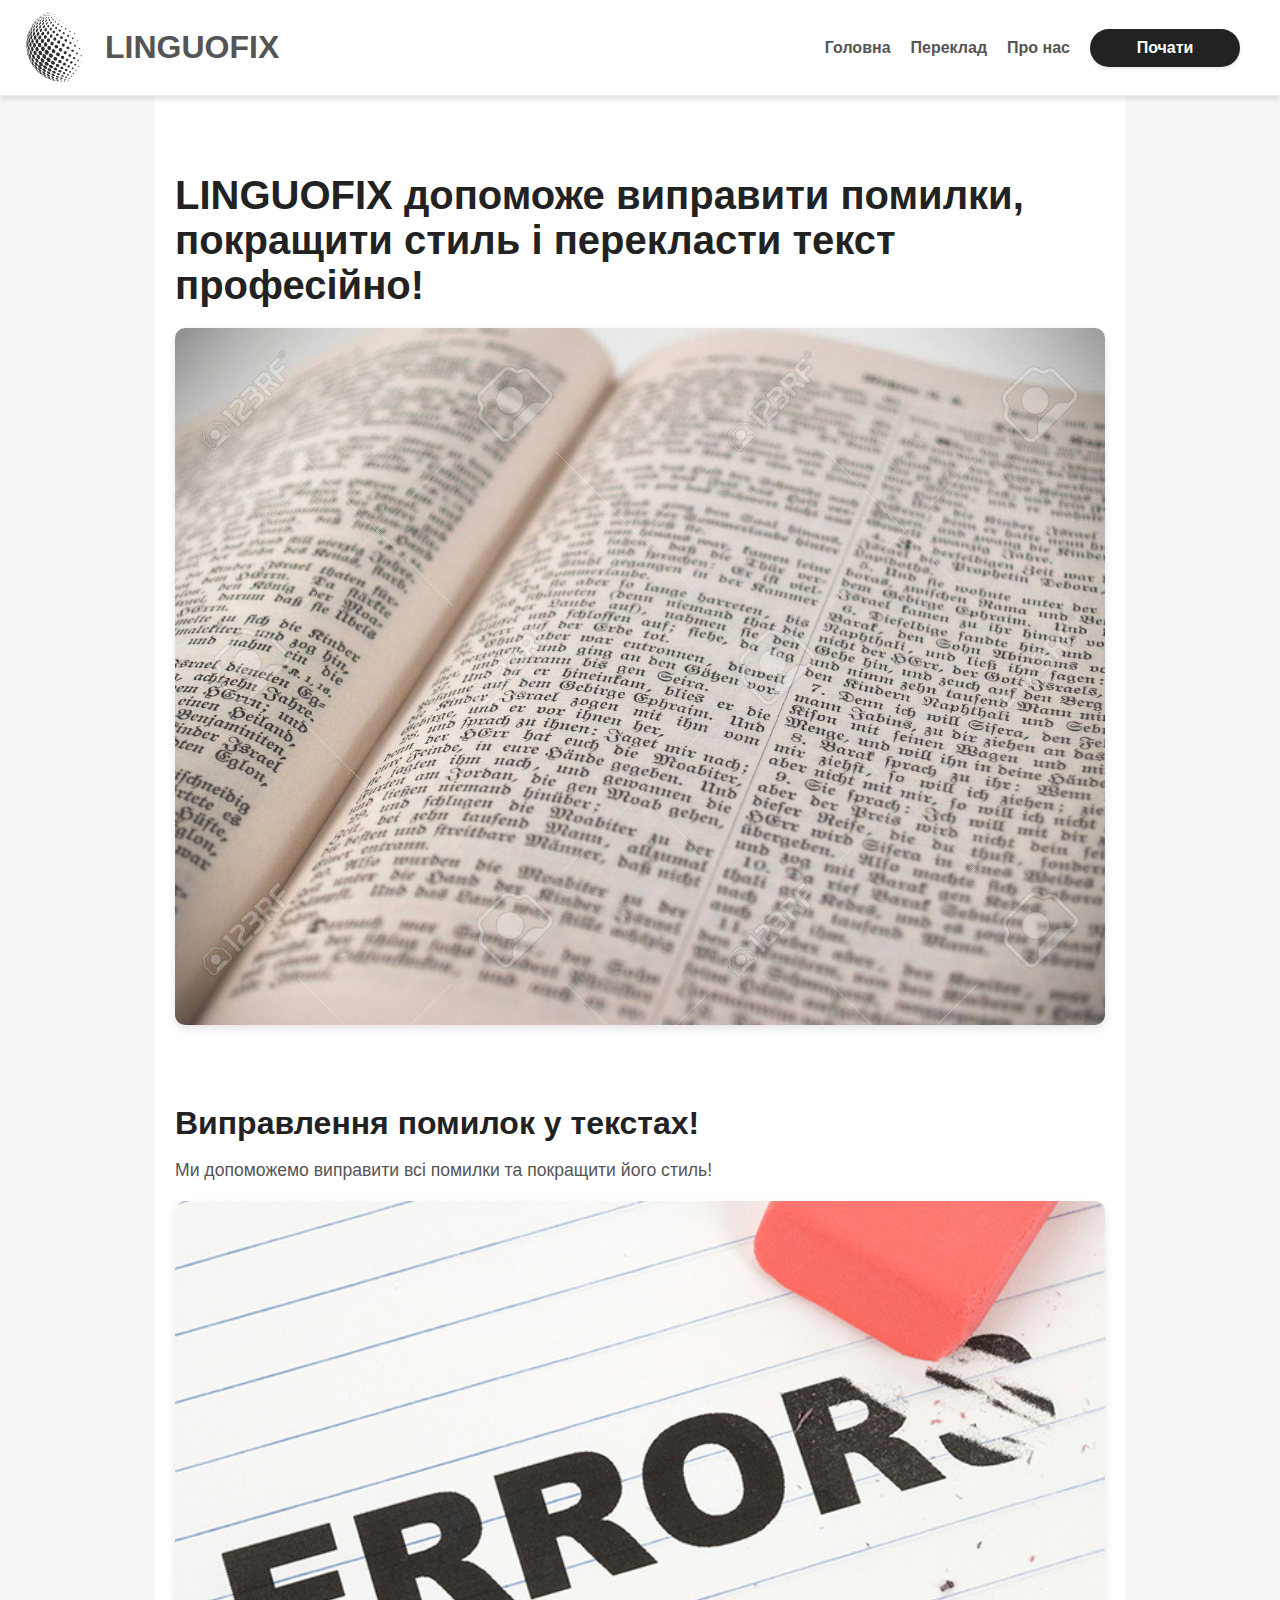
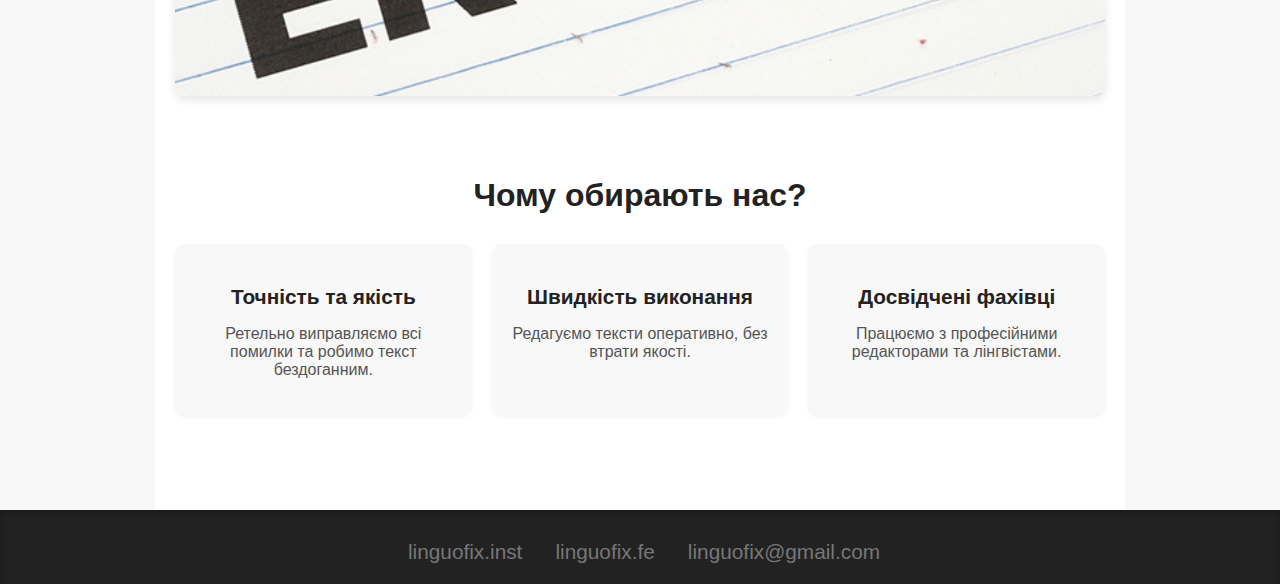
<file: static/index.html>
<!DOCTYPE html>
<html lang="en">
<head>
    <meta charset="UTF-8">
    <meta name="viewport" content="width=device-width, initial-scale=1.0">
    <title>LINGUOFIX</title> <link rel="stylesheet" href="css/style.css">
    <link rel="stylesheet" href="https://cdnjs.cloudflare.com/ajax/libs/font-awesome/6.5.2/css/all.min.css" integrity="sha512-SnH5WK+bZxgPHs44uWIX+LLJAJ9/2PkPKZ5QiAj6Ta86w+fsb2TkcmfRyVX3pBnMFcV7oQPJkl9QevSCWr3W6A==" crossorigin="anonymous" referrerpolicy="no-referrer" />
</head>
<body>
    <header>
        <nav>
            <a href="index.html" class="logo-link" aria-label="На головну LINGUOFIX">
            <div class="logo">
                <img src="img/logo.png" alt="LINGUOFIX Logo"> LINGUOFIX
            </div>
        </a>
            <ul>
                <li><a href="index.html">Головна</a></li>
                <li><a href="translate.html">Переклад</a></li>
                <li><a href="about.html">Про нас</a></li>
                <li><a href="correction.html">Почати</a></li>
            </ul>
        </nav>
    </header>

    <main>
        <section id="hero">
            <div class="hero-content">
                <h1>LINGUOFIX допоможе виправити помилки, покращити стиль і перекласти текст професійно!</h1>
                <img src="img/image2.jpg" alt="Зображення тексту в книзі">
            </div>
        </section>

        <section id="correction-section">
            <div class="correction-content">
                <h2>Виправлення помилок у текстах!</h2>
                <p>Ми допоможемо виправити всі помилки та покращити його стиль!</p>
                <div class="errors-image">
                    <img src="img/errors.jpg" alt="errors">
                </div>
            </div>
        </section>

        <section id="features">
            <div class="features-container">
                <h2>Чому обирають нас?</h2>
                <div class="features-content">
                    <div class="feature">
                        <h3>Точність та якість</h3>
                        <p>Ретельно виправляємо всі помилки та робимо текст бездоганним.</p>
                    </div>
                    <div class="feature">
                        <h3>Швидкість виконання</h3>
                        <p>Редагуємо тексти оперативно, без втрати якості.</p>
                    </div>
                    <div class="feature">
                        <h3>Досвідчені фахівці</h3>
                        <p>Працюємо з професійними редакторами та лінгвістами.</p>
                    </div>
                </div>
            </div>
        </section>
    </main>

    <footer>
    <div class="social">
        <a href="https://www.instagram.com/linguofix/" target="_blank" rel="noopener noreferrer" aria-label="Instagram">
            <i class="fa-brands fa-instagram"></i>
            <span>linguofix.inst</span> </a>
        <a href="https://www.facebook.com/linguofix/" target="_blank" rel="noopener noreferrer" aria-label="Facebook">
            <i class="fa-brands fa-facebook"></i>
            <span>linguofix.fe</span> </a>
        <a href="mailto:linguofix@gmail.com" aria-label="Email">
            <i class="fa-solid fa-envelope"></i>
            <span>linguofix@gmail.com</span> </a>
    </div>
</footer>
</body>

</html>
</file>
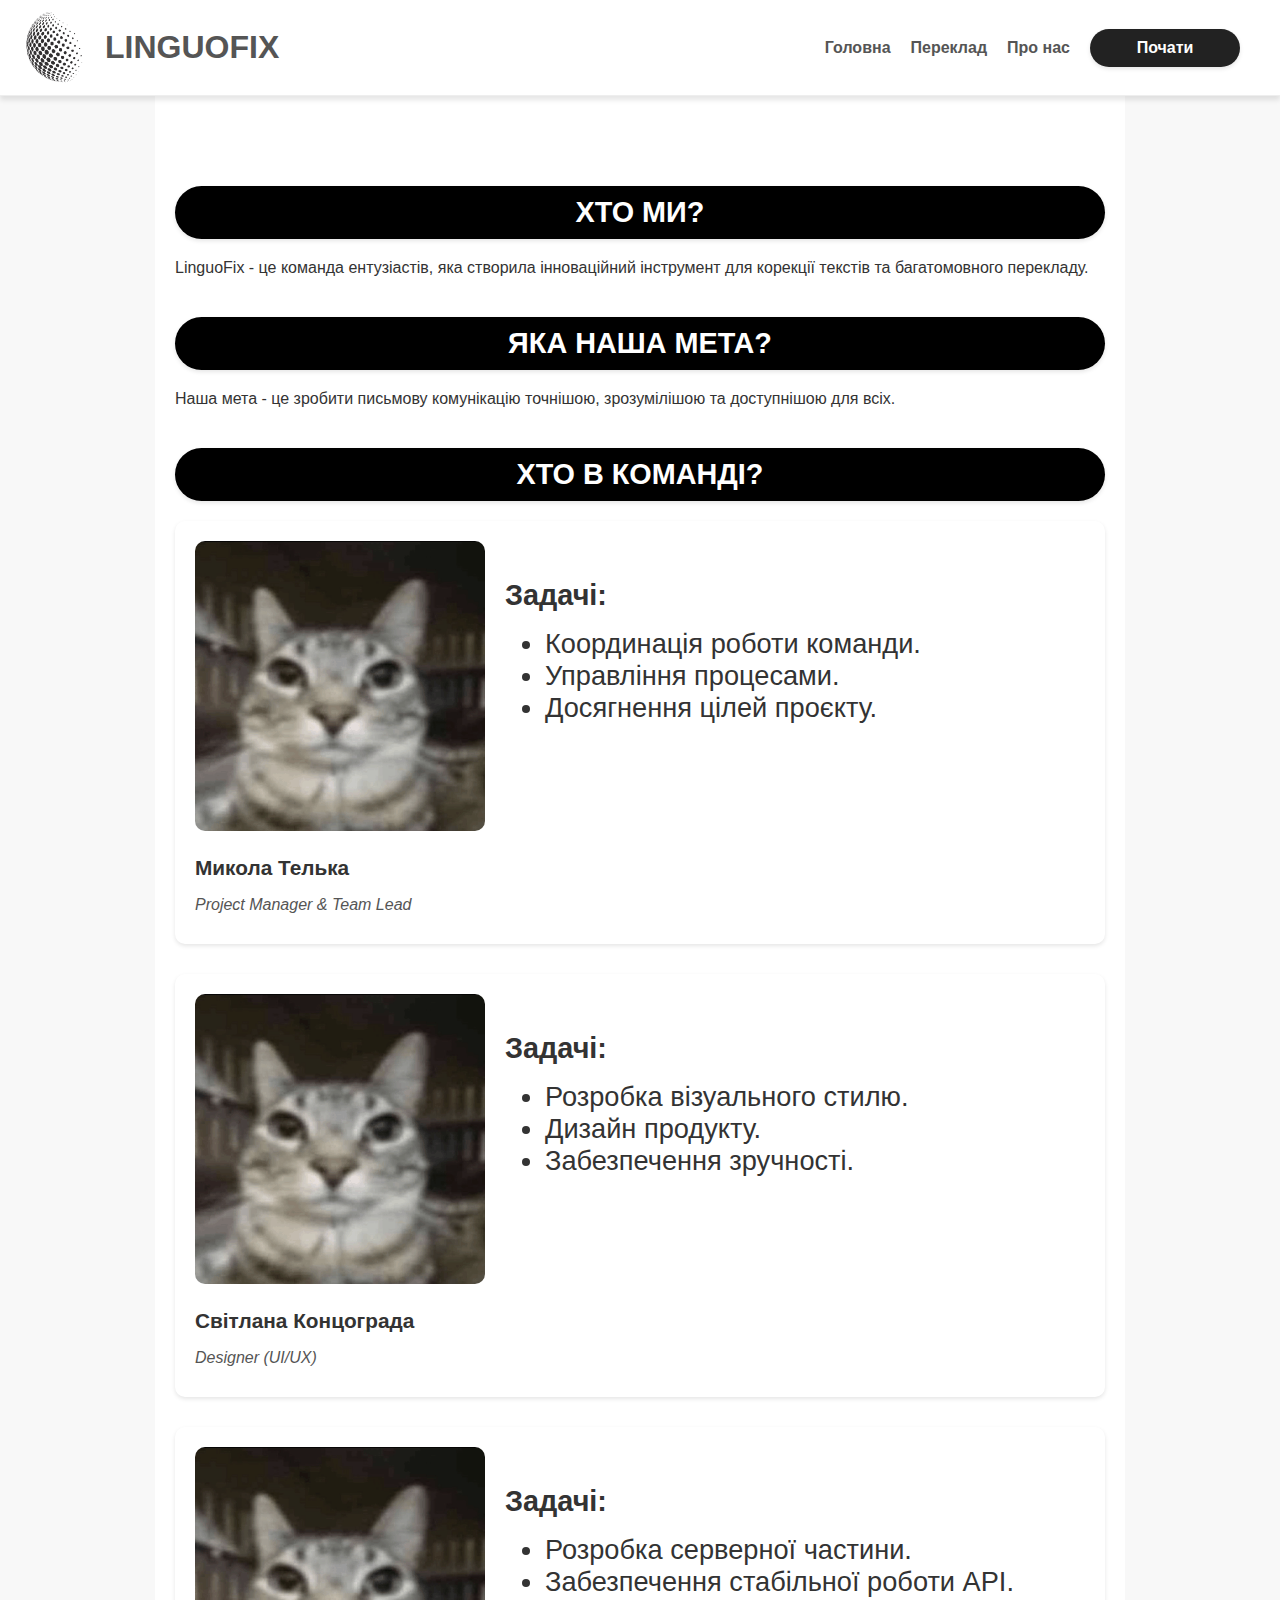
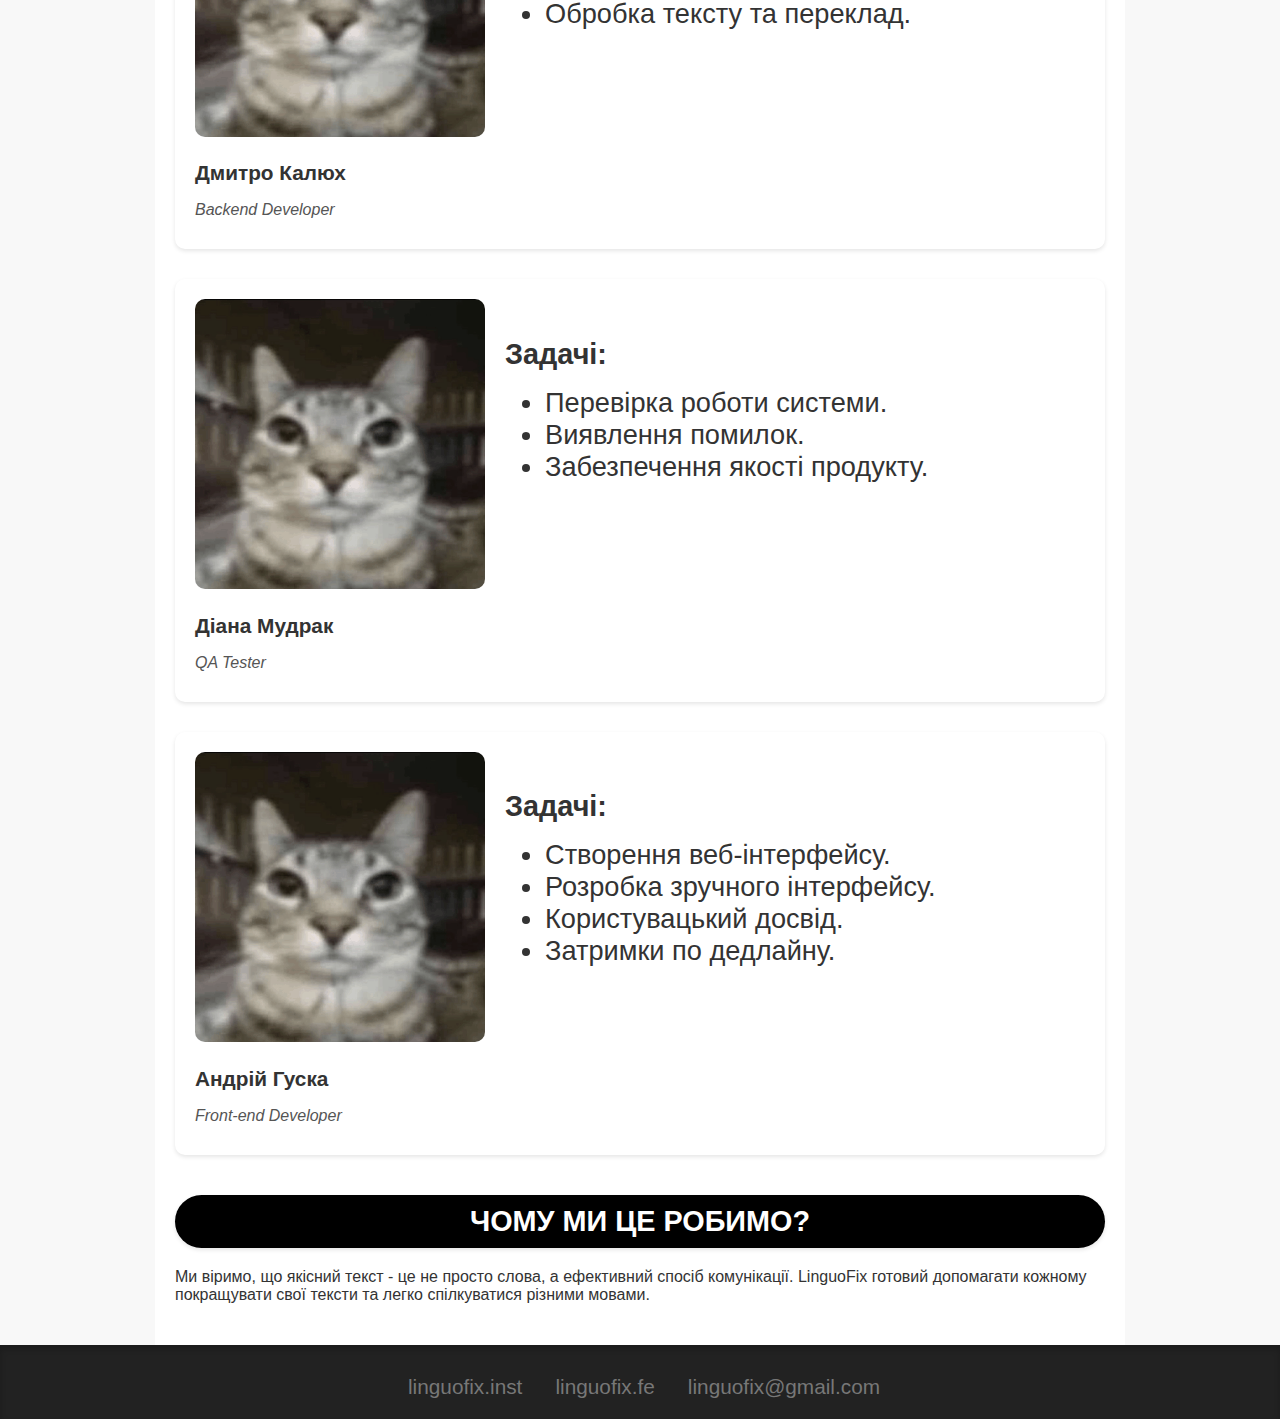
<file: static/about.html>
<!DOCTYPE html>
<html lang="en">
<head>
    <meta charset="UTF-8">
    <meta name="viewport" content="width=device-width, initial-scale=1.0">
    <title>LINGUOFIX</title> <link rel="stylesheet" href="css/style.css">
    <link rel="stylesheet" href="https://cdnjs.cloudflare.com/ajax/libs/font-awesome/6.5.2/css/all.min.css" integrity="sha512-SnH5WK+bZxgPHs44uWIX+LLJAJ9/2PkPKZ5QiAj6Ta86w+fsb2TkcmfRyVX3pBnMFcV7oQPJkl9QevSCWr3W6A==" crossorigin="anonymous" referrerpolicy="no-referrer" />
</head>
<body>
    <header>
        <nav>
            <a href="index.html" class="logo-link" aria-label="На головну LINGUOFIX">
            <div class="logo">
                <img src="img/logo.png" alt="LINGUOFIX Logo"> LINGUOFIX
            </div>
        </a>
            <ul>
                <li><a href="index.html">Головна</a></li>
                <li><a href="translate.html">Переклад</a></li>
                <li><a href="about.html">Про нас</a></li>
                <li><a href="correction.html">Почати</a></li>
            </ul>
        </nav>
    </header>

    <main>
        <section id="about-us">
            <div class="about-container">
                <div class="section-header">
                    <h1>ХТО МИ?</h1>
                </div>
                <p>LinguoFix - це команда ентузіастів, яка створила інноваційний інструмент для корекції текстів та багатомовного перекладу.</p>

                <div class="section-header">
                    <h2>ЯКА НАША МЕТА?</h2>
                </div>
                <p>Наша мета - це зробити письмову комунікацію точнішою, зрозумілішою та доступнішою для всіх.</p>

                <div class="section-header">
                    <h2>ХТО В КОМАНДІ?</h2>
                </div>

                <div class="team-members">
                    <div class="team-member">
                        <div class="member-photo">
                            <img src="img/cat_placeholder.jpg" alt="Микола Телька">
                            <h3 class="member-name">Микола Телька</h3>
						<p class="position">Project Manager & Team Lead</p>  </div>
					<div class="member-info">
						<h4>Задачі:</h4>
						<ul>
							<li>Координація роботи команди.</li>
							<li>Управління процесами.</li>
							<li>Досягнення цілей проєкту.</li>
						</ul>
					</div>
				</div>

                    <div class="team-member">
                        <div class="member-photo">
                            <img src="img/cat_placeholder.jpg" alt="Світлана Концограда">
                            <h3 class="member-name">Світлана Концограда</h3>
                        <p class="position">Designer (UI/UX)</p>  </div>
					<div class="member-info">
						<h4>Задачі:</h4>
						<ul>
							<li>Розробка візуального стилю.</li>
                                <li>Дизайн продукту.</li>
                                <li>Забезпечення зручності.</li>
						</ul>
					</div>
				</div>

                    <div class="team-member">
                        <div class="member-photo">
                            <img src="img/cat_placeholder.jpg" alt="Дмитро Калюх">
                            <h3 class="member-name">Дмитро Калюх</h3>
                        <p class="position">Backend Developer</p>  </div>
					<div class="member-info">
						<h4>Задачі:</h4>
						<ul>
							<li>Розробка серверної частини.</li>
                                <li>Забезпечення стабільної роботи API.</li>
                                <li>Обробка тексту та переклад.</li>
						</ul>
					</div>
				</div>

                    <div class="team-member">
                        <div class="member-photo">
                            <img src="img/cat_placeholder.jpg" alt="Діана Мудрак">
                            <h3 class="member-name">Діана Мудрак</h3>
                        <p class="position">QA Tester</p>  </div>
					<div class="member-info">
						<h4>Задачі:</h4>
						<ul>
							<li>Перевірка роботи системи.</li>
                                <li>Виявлення помилок.</li>
                                <li>Забезпечення якості продукту.</li>
						</ul>
					</div>
				</div>

                    <div class="team-member">
                        <div class="member-photo">
                            <img src="img/cat_placeholder.jpg" alt="Андрій Гуска">
                            <h3 class="member-name">Андрій Гуска</h3>
                        <p class="position">Front-end Developer</p>  </div>
					<div class="member-info">
						<h4>Задачі:</h4>
						<ul>
							<li>Створення веб-інтерфейсу.</li>
                                <li>Розробка зручного інтерфейсу.</li>
                                <li>Користувацький досвід.</li>
								<li>Затримки по дедлайну.</li>
						</ul>
					</div>
				</div>
                </div>

                <div class="section-header">
                    <h2>ЧОМУ МИ ЦЕ РОБИМО?</h2>
                </div>
                <p>Ми віримо, що якісний текст - це не просто слова, а ефективний спосіб комунікації. LinguoFix готовий допомагати кожному покращувати свої тексти та легко спілкуватися різними мовами.</p>
            </div>
        </section>
    </main>

    <footer>
    <div class="social">
        <a href="https://www.instagram.com/linguofix/" target="_blank" rel="noopener noreferrer" aria-label="Instagram">
            <i class="fa-brands fa-instagram"></i>
            <span>linguofix.inst</span> </a>
        <a href="https://www.facebook.com/linguofix/" target="_blank" rel="noopener noreferrer" aria-label="Facebook">
            <i class="fa-brands fa-facebook"></i>
            <span>linguofix.fe</span> </a>
        <a href="mailto:linguofix@gmail.com" aria-label="Email">
            <i class="fa-solid fa-envelope"></i>
            <span>linguofix@gmail.com</span> </a>
    </div>
</footer>
</body>

</html>
</file>
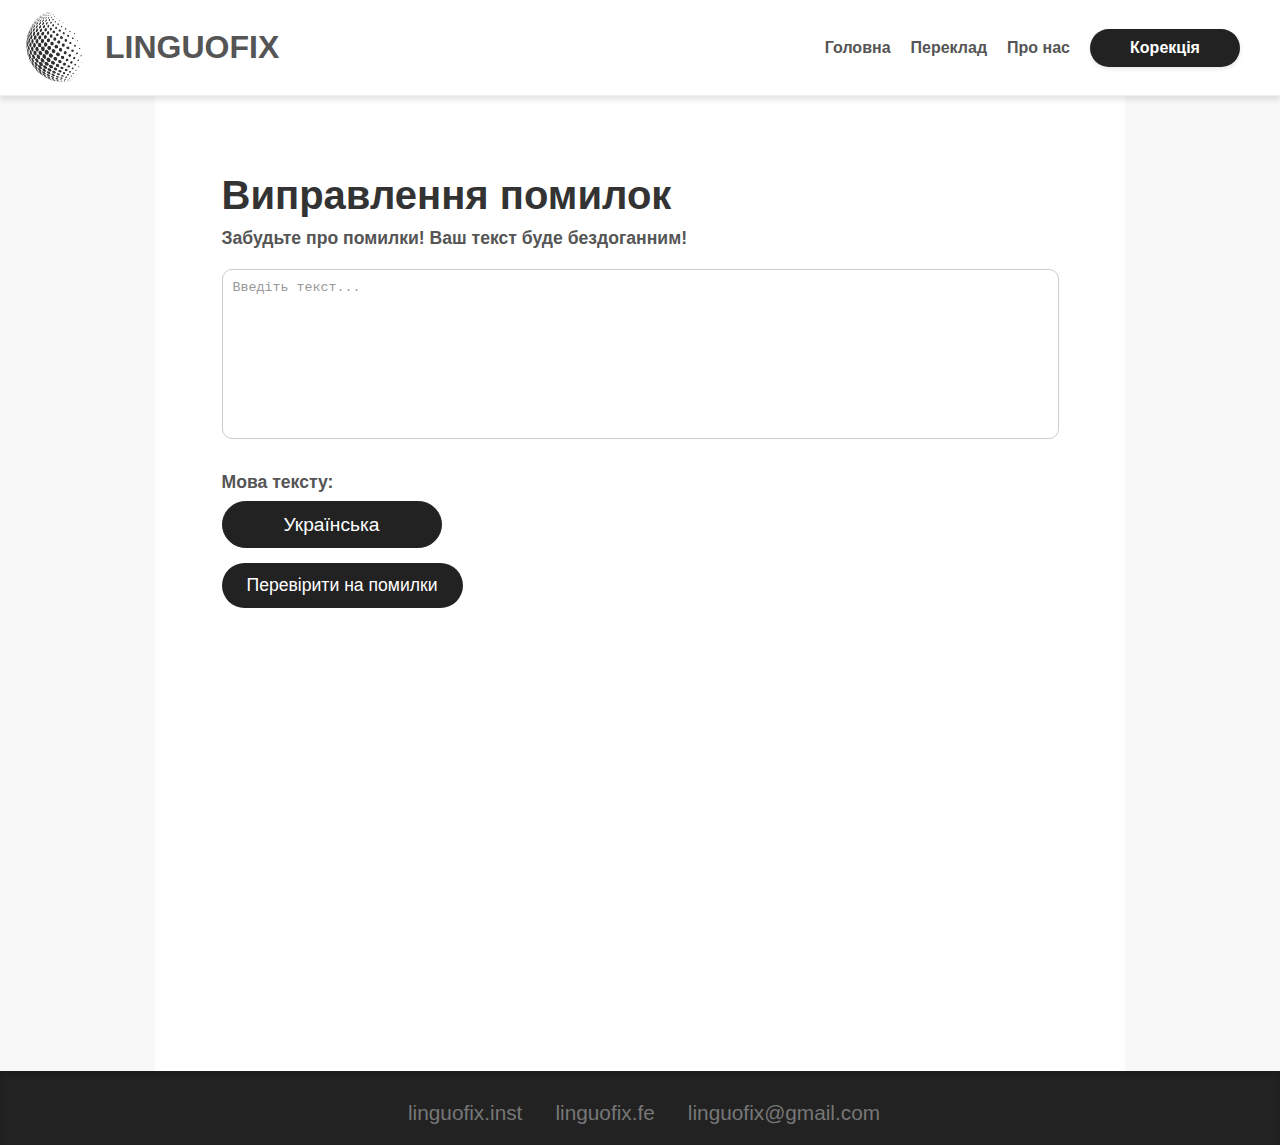
<file: static/correction.html>
<!DOCTYPE html>
<html lang="uk">
<head>
    <meta charset="UTF-8">
    <meta name="viewport" content="width=device-width, initial-scale=1.0">
    <title>LINGUOFIX - Корекція</title>
    <link rel="stylesheet" href="css/style.css">
    <link rel="stylesheet" href="https://cdnjs.cloudflare.com/ajax/libs/font-awesome/6.5.2/css/all.min.css" integrity="sha512-SnH5WK+bZxgPHs44uWIX+LLJAJ9/2PkPKz5QiAj6Ta86w+fsb2TkcmfRyVX3pBnMFcV7oQPJkl9QevSCWr3W6A==" crossorigin="anonymous" referrerpolicy="no-referrer" />
</head>
<body>
    <header>
        <nav>
            <a href="index.html" class="logo-link" aria-label="На головну LINGUOFIX">
                <div class="logo">
                    <img src="img/logo.png" alt="LINGUOFIX Logo"> LINGUOFIX
                </div>
            </a>
            <ul>
                <li><a href="index.html">Головна</a></li>
                <li><a href="translate.html">Переклад</a></li>
                <li><a href="about.html">Про нас</a></li>
                <li><a href="correction.html">Корекція</a></li>
            </ul>
        </nav>
    </header>

    <main>
        <section id="initial-correction-form">
            <div class="correction-container">
                <h1>Виправлення помилок</h1>
                <form id="text-form" class="text-form">
                    <label for="text-input">Забудьте про помилки! Ваш текст буде бездоганним!</label>
                    <textarea id="text-input" name="text" rows="10" cols="50" placeholder="Введіть текст..."></textarea><br>

                    <div class="language-selection" id="language-selector-container" style="margin-top: 15px; margin-bottom: 15px;">
                        <label for="correction-language">Мова тексту:</label>
                        <select id="correction-language" name="language">
                            <option value="uk" selected>Українська</option>
                            <option value="en">Англійська</option>
                            <option value="de">Німецька</option>
                            <option value="fr">Французька</option>
                            <option value="es">Іспанська</option>
                            <option value="it">Італійська</option>
                            <option value="pl">Польська</option>
                            <option value="pt">Португальська</option>
                        </select>
                    </div>

                    <button type="submit">Перевірити на помилки</button>
                </form>
            </div>
        </section>

        <section id="editing-correction-form" style="display: none;">
            <div class="correction-container">
                <h2>Редагування тексту</h2>
                <div class="editing-text-areas">
                    <div class="original-text-area">
                        <label for="original-editable-text">Оригінальний текст</label>
                        <textarea id="original-editable-text" name="original-editable-text" rows="10" cols="50"></textarea>
                    </div>
                    <div class="corrected-text-area">
                        <label for="corrected-editable-text">Виправлений текст</label>
                        <textarea id="corrected-editable-text" name="corrected-editable-text" rows="10" cols="50" readonly></textarea>
                    </div>
                </div>
                <button id="recheck-button">Перевірити ще раз</button>
            </div>
        </section>
    </main>

    <footer>
        <div class="social">
            <a href="https://www.instagram.com/linguofix/" target="_blank" rel="noopener noreferrer" aria-label="Instagram">
                <i class="fa-brands fa-instagram"></i>
                <span>linguofix.inst</span>
            </a>
            <a href="https://www.facebook.com/linguofix/" target="_blank" rel="noopener noreferrer" aria-label="Facebook">
                <i class="fa-brands fa-facebook"></i>
                <span>linguofix.fe</span>
            </a>
            <a href="mailto:linguofix@gmail.com" aria-label="Email">
                <i class="fa-solid fa-envelope"></i>
                <span>linguofix@gmail.com</span>
            </a>
        </div>
    </footer>

    <script src="js/correction.js"></script>
</body>
</html>
</file>
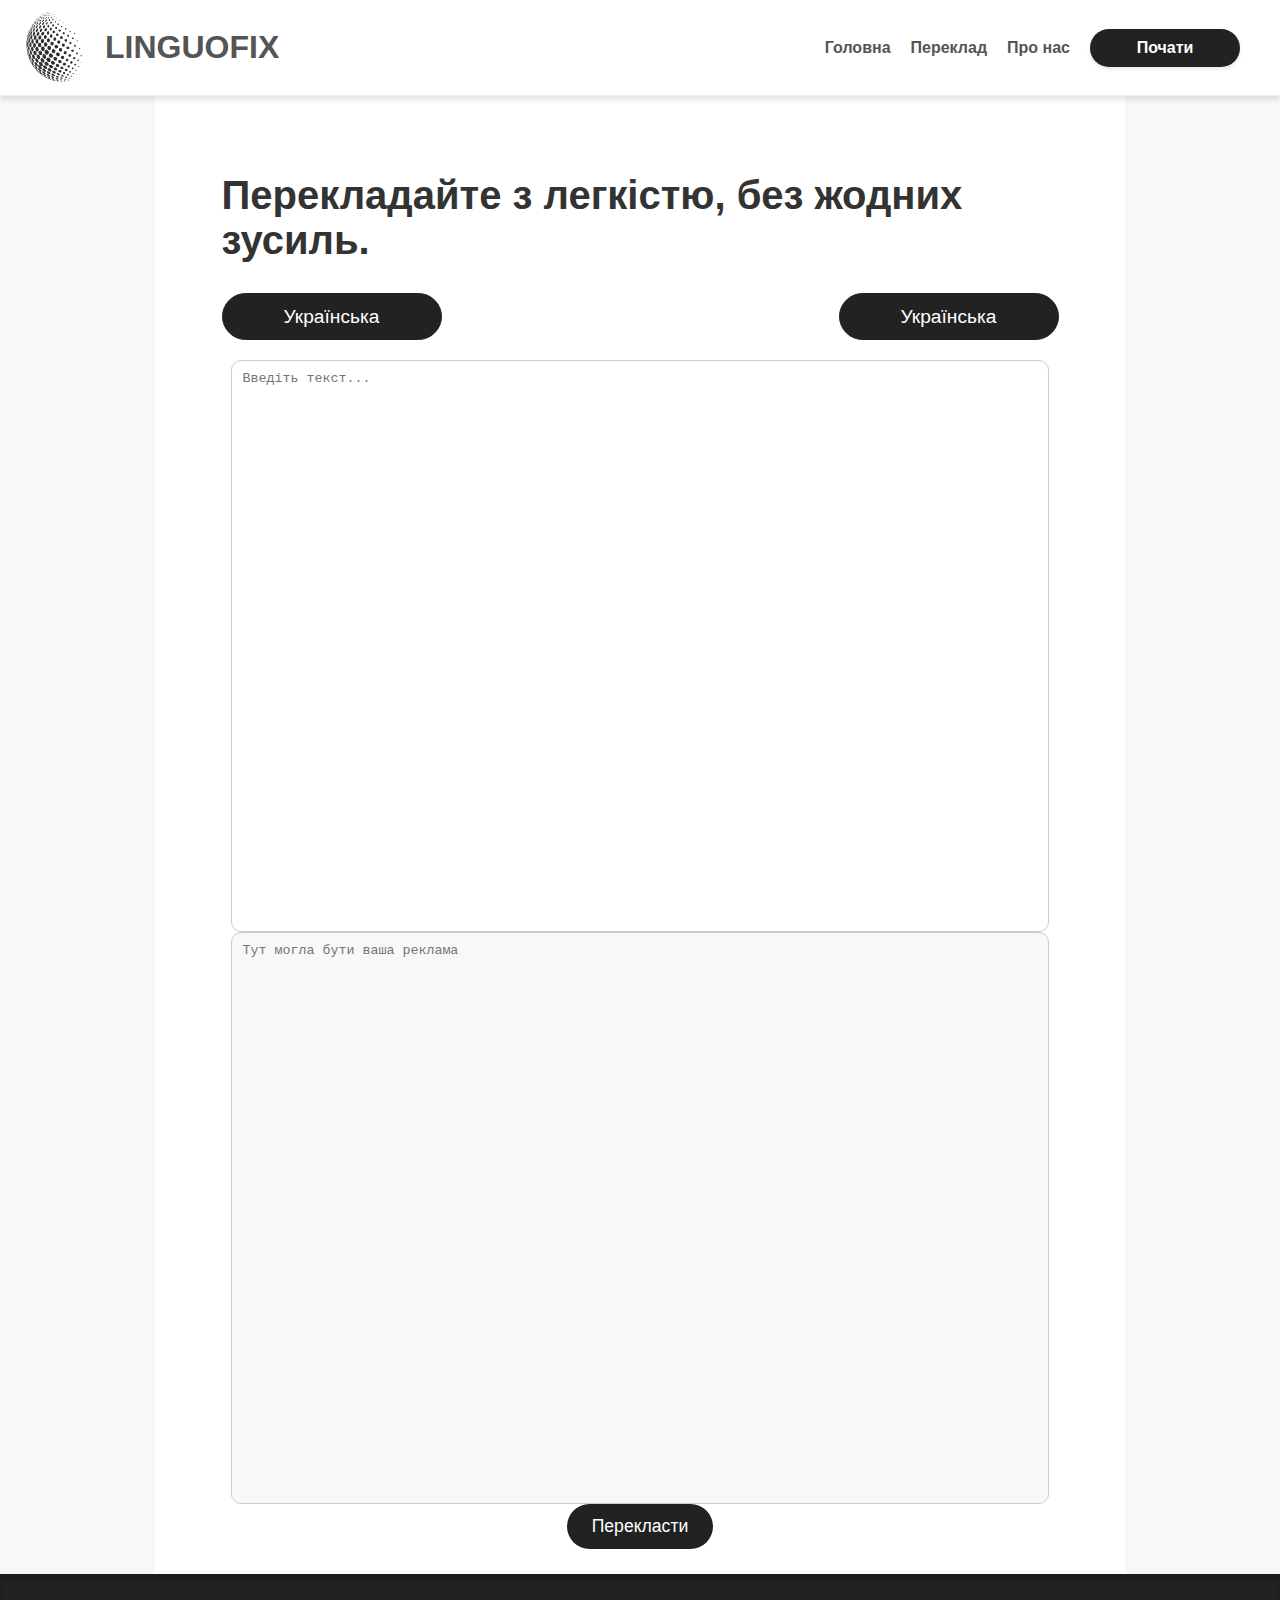
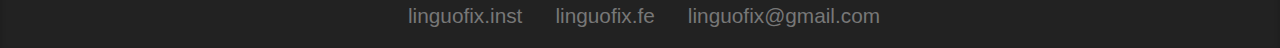
<file: static/translate.html>
<!DOCTYPE html>
<html lang="en">
<head>
    <meta charset="UTF-8">
    <meta name="viewport" content="width=device-width, initial-scale=1.0">
    <title>LINGUOFIX</title> <link rel="stylesheet" href="css/style.css">
    <link rel="stylesheet" href="https://cdnjs.cloudflare.com/ajax/libs/font-awesome/6.5.2/css/all.min.css" integrity="sha512-SnH5WK+bZxgPHs44uWIX+LLJAJ9/2PkPKZ5QiAj6Ta86w+fsb2TkcmfRyVX3pBnMFcV7oQPJkl9QevSCWr3W6A==" crossorigin="anonymous" referrerpolicy="no-referrer" />
</head>
<body>
    <header>
        <nav>
            <a href="index.html" class="logo-link" aria-label="На головну LINGUOFIX">
            <div class="logo">
                <img src="img/logo.png" alt="LINGUOFIX Logo"> LINGUOFIX
            </div>
        </a>
            <ul>
                <li><a href="index.html">Головна</a></li>
                <li><a href="translate.html">Переклад</a></li>
                <li><a href="about.html">Про нас</a></li>
                <li><a href="correction.html">Почати</a></li>
            </ul>
        </nav>
    </header>

    <main>
        <section id="translation">
            <div class="translation-container">
                <h1>Перекладайте з легкістю, без жодних зусиль.</h1>

                <div class="language-selectors">
                    <div class="language-selector">

                        <select id="source-language" name="source-language">
                            <option value="uk">Українська</option>
                            <option value="en">Англійська</option>
                            <option value="de">Німецька</option>
                            </select>
                    </div>
                    <div class="language-selector">

                        <select id="target-language" name="target-language">
                            <option value="uk">Українська</option>
                            <option value="en">Англійська</option>
                            <option value="de">Німецька</option>
                            </select>
                    </div>
                </div>

                <div class="text-areas">
                    <div class="text-input-area">

                        <textarea id="source-text" name="source-text" rows="10" placeholder="Введіть текст..."></textarea>
                    </div>
                    <div class="text-output-area">

                        <textarea id="target-text" name="target-text" rows="10" readonly placeholder="Тут могла бути ваша реклама"></textarea>
                    </div>
                </div>

                <button id="translate-button">Перекласти</button>

            </div>
        </section>
    </main>

    <footer>
    <div class="social">
        <a href="https://www.instagram.com/linguofix/" target="_blank" rel="noopener noreferrer" aria-label="Instagram">
            <i class="fa-brands fa-instagram"></i>
            <span>linguofix.inst</span> </a>
        <a href="https://www.facebook.com/linguofix/" target="_blank" rel="noopener noreferrer" aria-label="Facebook">
            <i class="fa-brands fa-facebook"></i>
            <span>linguofix.fe</span> </a>
        <a href="mailto:linguofix@gmail.com" aria-label="Email">
            <i class="fa-solid fa-envelope"></i>
            <span>linguofix@gmail.com</span> </a>
    </div>
</footer>

    <script src="js/translation.js"></script>
</body>

</html>
</file>
<file: static/css/style.css>
body {
    display: flex;
    flex-direction: column;
    min-height: 100vh;
    font-family: sans-serif;
    margin: 0;
    padding: 0;
    color: #333;
}

header nav ul li:last-child a {
    background-color: #222;
    color: white;
    width: 150px;
    text-align: center;
    display: block;
    border-radius: 100px;
    padding: 10px 0;
    box-shadow: 0 2px 4px rgba(0, 0, 0, 0.1);
}

header nav ul li:last-child a:hover {
    background-color: #555;
}

.container {
    max-width: 1200px;
    margin: 0 auto;
    padding: 20px;
}

/* Шапка сайту */
header {
    background-color: #ffffff;
    padding: 10px 0;
    border-bottom: 1px solid #eee;
    box-shadow: 0 4px 5px rgba(0, 0, 0, 0.1);
    z-index: 10;
    position: relative;
}

nav {
    display: flex;
    justify-content: space-between;
    align-items: center;
    padding: 0 20px;
    overflow: hidden;
}

nav .logo {
    font-size: 2em;
    font-weight: bold;
    color: #007bff;
}

header nav {
    display: flex;
    justify-content: space-between;
    align-items: center;
    padding: 0 20px;
    overflow: hidden;
}

nav ul {
    list-style: none;
    display: flex;
    align-items: center;
}

nav ul li {
    margin-right: 20px;
}

nav ul li a {
    font-weight: 600;
    text-decoration: none;
    color: #555;
    transition: color 0.3s ease;
}

nav ul li a:hover {
    color: #111;
}

header nav a.logo-link {
    text-decoration: none;
    display: inline-block;
}

header nav a.logo-link:hover .logo {
    color: #111;
}

nav .logo {
    display: flex;
    align-items: center;
    gap: 10px;
    font-size: 2em;
    font-weight: bold;
    color: #555;
    transition: color 0.3s ease;
}

nav .logo img {
    height: 75px;
}

.correction-page header nav ul li:last-child a {
    background-color: #f8f8f8;
    color: #555;
}

/* Основний контент */
main {
    background-color: #f8f8f8;
    flex: 1;
    padding-left: 20px;
    padding-right: 20px;
}

section {
    margin-bottom: 50px;
}

/* Секція "Hero" */
#hero {
    width: 75%;
    padding: 50px 20px;
    text-align: left;
    background-color: #ffffff;
    margin: 0 auto;
    padding-bottom: 25px;
}

#hero .hero-content {
    max-width: 950px;
    margin: 0 auto;
}

#hero h1 {
    font-size: 2.5em;
    margin-bottom: 20px;
    color: #222;
}

#hero img {
    max-width: 100%;
    height: auto;
    border-radius: 10px;
    box-shadow: 0 4px 8px rgba(0, 0, 0, 0.1);
}

/* Секція "Виправлення помилок" */
#correction-section {
    width: 75%;
    padding: 25px 20px;
    text-align: left;
    background-color: #ffffff;
    margin: 0 auto;
}

#correction-section .correction-content {
    max-width: 950px;
    margin: 0 auto;
}

#correction-section h2 {
    font-size: 2em;
    margin-bottom: 10px;
    color: #222;
}

#correction-section p {
    font-size: 1.1em;
    color: #555;
    margin-bottom: 20px;
}

#correction-section .errors-image img {
    min-width: 100%;
    height: auto;
    max-width: 100%;
    height: auto;
    border-radius: 10px;
    box-shadow: 0 4px 8px rgba(0, 0, 0, 0.1);
}

/* Секція "Чому обирають нас?" */
#features {
    width: 75%;
    padding: 25px 20px;
    text-align: center;
    background-color: #ffffff;
    margin: 0 auto;
    padding-bottom: 95px;
}

.features-container {
    max-width: 950px;
    margin: 0 auto;
    text-align: center;
}

#features h2 {
    font-size: 2em;
    margin-bottom: 30px;
    color: #222;
}

.features-content {
    display: flex;
    justify-content: space-between;
    align-items: stretch;
    max-width: 950px;
    margin: 0 auto;
    gap: 20px;
}

.feature {
    background-color: #f8f8f8;
    padding: 20px;
    border-radius: 10px;
    box-shadow: 0 2px 4px rgba(0, 0, 0, 0.05);
    width: 30%;
}

.feature h3 {
    font-size: 1.3em;
    margin-bottom: 10px;
    color: #222;
}

.feature p {
    color: #555;
}

#initial-correction-form,
#editing-correction-form {
    width: 75%;
    min-height: 100vh;
    padding: 50px 20px;
    text-align: left;
    background-color: #ffffff;
    margin: 0 auto;
    padding-bottom: 25px;
    display: flex;
    flex-direction: column;
    align-items: stretch;
}

.correction-container {
    max-width: 950px;
    width: 90%;
    margin: 0 auto;
    display: flex;
    flex-direction: column;
    align-items: stretch;
    min-height: 550px;
}

#initial-correction-form h1 {
    font-size: 2.5em;
    margin-bottom: 10px;
    text-align: left;
}

.text-form label {
    margin-bottom: 20px;
    display: block;
    font-weight: bold;
    font-size: 1.1em;
    color: #555;
}

.text-form {
    display: flex;
    flex-direction: column;
    align-items: flex-start;
    max-width: 950px;
}

#text-input::placeholder {
    color: #999;
}

.text-form textarea {
    max-width: 950px;
    width: 100%;
    padding: 10px;
    border: 1px solid #ccc;
    border-radius: 10px;
    resize: none;
    height: 350px;
    margin: 0 auto;
    overflow: hidden;
    display: flex;
    flex-direction: column;
    box-sizing: border-box;
}

#text-form button {
    padding: 12px 25px;
    background-color: #222;
    color: white;
    border: none;
    border-radius: 100px;
    cursor: pointer;
    font-size: 1.1em;
    transition: background-color 0.3s ease;
}

#text-form button:hover {
    background-color: #555;
}

#editing-correction-form h2 {
    font-size: 2.5em;
    margin-bottom: 10px;
    color: #222;
    text-align: left;
}

#original-text {
    background-color: #f8f8f8;
}

#corrected-text {
    background-color: #e6f7ff;
}

#features .feature h3 {
    font-size: 1.3em;
    margin-bottom: 10px;
    color: #222;
}

#recheck-button {
    padding: 12px 25px;
    background-color: #222;
    color: white;
    border: none;
    border-radius: 100px;
    cursor: pointer;
    font-size: 1.1em;
    transition: background-color 0.3s ease;
}

#recheck-button:hover {
    background-color: #555;
}

#features .feature p {
    color: #555;
}

.editing-text-areas {
    display: flex;
    flex-direction: column;
    gap: 30px;
    margin-bottom: 20px;
}

.original-text-area label,
.corrected-text-area label {
    margin-bottom: 20px;
    display: block;
    font-weight: bold;
    font-size: 1.1em;
    color: #555;
}

.original-text-area textarea,
.corrected-text-area textarea {
    width: 100%;
    padding: 10px;
    border: 1px solid #ccc;
    border-radius: 10px;
    resize: none;
    height: 350px;
    margin: 0 auto;
    overflow: hidden;
    box-sizing: border-box;
}

.corrected-text-area textarea {
    background-color: #f8f8f8;
}

#translation {
    width: 75%;
    min-height: 100vh;
    padding: 50px 20px;
    text-align: left;
    background-color: #ffffff;
    margin: 0 auto;
    padding-bottom: 25px;
    display: flex;
    flex-direction: column;
    align-items: stretch;
}

.translation-container {
    max-width: 950px;
    width: 90%;
    margin: 0 auto;
    display: flex;
    flex-direction: column;
    align-items: stretch;
    min-height: 550px;
}

/* Стилі для заголовка на сторінці перекладу */
#translation h1 {
    font-size: 2.5em;
    margin-bottom: 30px;
    text-align: left;
}

.language-selectors {
    display: flex;
    justify-content: space-between;
    margin-bottom: 20px;
}

/* style.css */

/* ... (попередні стилі) ... */

/* Стилі для контейнера вибору мови (div#language-selector-container) */
.language-selection {
    display: flex;
    flex-direction: column;     /* Розташовуємо label та select у стовпчик */
    align-items: flex-start;    /* Вирівнюємо label та select по лівому краю всередині цього контейнера */
    width: 100%;                /* Дозволяємо контейнеру займати доступну ширину (важливо для правильного flex-start) */
                                /* margin-top та margin-bottom вже застосовані інлайн в HTML */
}

/* Стилі для напису "Мова тексту" (label всередині .language-selection) */
.language-selection label {
    margin-bottom: 8px;         /* Відступ знизу, між написом та списком */
    font-weight: bold;          /* Жирний шрифт, як у .text-form label */
    font-size: 1.1em;           /* Розмір шрифту, як у .text-form label */
    color: #555;                /* Колір тексту, як у .text-form label */
    /* display: block; */       /* Не обов'язково при flex-direction: column, але можна додати для явності */
}

/* Оновлені/доповнені стилі для самого випадаючого списку #correction-language */
/* Також застосовуються до .language-selector select, .output-language-selector select для уніфікації */
.language-selector select,
.output-language-selector select,
#correction-language {
    font-size: 1.2em; /* */
    padding: 12px 25px; /* Ефективний padding з вашого файлу */
    border: 1px solid #222; /* Рамка суцільна, кольору #222 */
    border-radius: 70px; /* */
    background-color: #222; /* */
    color: white; /* */
    appearance: none; /* */
    -webkit-appearance: none; /* */
    -moz-appearance: none; /* */
    background-repeat: no-repeat; /* */
    background-position: right 15px center; /* Позиція для кастомної стрілки, якщо є */
    
    text-align: center;         /* Текст ВСЕРЕДИНІ <select> залишається центрованим */
    min-width: 220px;           /* Мінімальна ширина елемента <select> (можна налаштувати) */
    /* max-width: 100%; */      /* Щоб не виходив за межі батьківського контейнера, якщо той вужчий */
    box-sizing: border-box;     /* Враховуємо padding та border у загальній ширині/висоті */
}

/* Стилі при наведенні (залишаються без змін) */
.language-selector select:hover,
.output-language-selector select:hover,
#correction-language:hover {
    background-color: #555; /* */
    border-color: #555; /* */
}

/* ... (решта ваших стилів) ... */
}

/* Цей блок тепер, по суті, дублюється і може бути видалений, оскільки його функціонал
   перенесено до попереднього, універсального селектора.
   Я залишу його закоментованим, якщо ви хочете зберегти.
*/
/*
.language-selector select {
    padding: 12px 25px;
    border: 1.1px solid #ccc;
    border-radius: 100px;
    font-size: 1em;
    border-color: #222;
}
*/

.text-areas {
    display: grid;
    grid-template-columns: 1fr 1fr;
    grid-gap: 20px;
    margin-bottom: 20px;
}

.text-input-area,
.text-output-area {
    display: flex;
    flex-direction: column;
}

.text-input-area textarea,
.text-output-area textarea {
    width: 95%;
    padding: 10px;
    border: 1px solid #ccc;
    border-radius: 10px;
    resize: none;
    height: 550px;
    margin: 0 auto;
    overflow: hidden;
}

.text-output-area textarea {
    background-color: #f8f8f8;
}

#translate-button {
    padding: 12px 25px;
    background-color: #222;
    color: white;
    border: none;
    border-radius: 100px;
    cursor: pointer;
    font-size: 1.1em;
    transition: background-color 0.3s ease;
    display: block;
    margin: 0 auto;
}

#translate-button:hover {
    background-color: #555;
}

#about-us {
    width: 75%;
    padding: 50px 20px;
    text-align: left;
    background-color: #ffffff;
    margin: 0 auto;
    padding-bottom: 25px;
}

.about-container {
    max-width: 950px;
    margin: 0 auto;
}

.section-header {
    background-color: black;
    padding: 10px 20px;
    border-radius: 70px;
    box-shadow: 0 2px 4px rgba(0, 0, 0, 0.1);
    margin-bottom: 20px;
    margin-top: 40px;
    text-align: center;
}

.section-header h1,
.section-header h2 {
    font-size: 1.8em;
    margin: 0;
    color: white;
}

.team-members {
    margin-bottom: 30px;
}

.team-member {
    display: grid;
    grid-template-columns: 1fr 2fr;
    grid-gap: 20px;
    margin-bottom: 30px;
    padding: 20px;
    background-color: white;
    border-radius: 10px;
    box-shadow: 0 2px 4px rgba(0, 0, 0, 0.1);
}

.team-member img {
    width: 100%;
    height: auto;
    border-radius: 10px;
}

.team-member h3 {
    font-size: 1.3em;
    margin-bottom: 5px;
}

.team-member .position {
    font-style: italic;
    color: #555;
    margin-bottom: 10px;
}

.team-member .member-info h4 {
    font-size: 1.8em;
    margin-bottom: 5px;
}

.team-member .member-info ul li {
    font-size: 1.7em;
}

/* Підвал сайту */
footer {
    background-color: #222;
    color: white;
    text-align: center;
    padding: 20px 0;
    box-shadow: inset 0 4px 6px rgba(0, 0, 0, 0.2);
}

/* Стилі для контейнера соцмереж у футері */
footer .social {
    margin-top: 10px;
    display: flex;
    justify-content: center;
    align-items: center;
    gap: 25px;
}

/* Стилі для посилань у футері */
footer .social a {
    color: #777;
    text-decoration: none;
    font-size: 1.3em;
    transition: color 0.3s ease, transform 0.2s ease;
    display: inline-flex;
    align-items: center;
}

/* Стилі для іконок всередині посилань */
footer .social a i {
    margin-right: 8px;
    font-size: 1.5em;
}

/* Прибираємо відступ справа для останнього елемента, якщо є тільки іконки */
footer .social a i:only-child {
    margin-right: 0;
}

/* Стилі при наведенні на посилання */
footer .social a:hover {
    color: #f7f7f7;
}

/* Якщо ви вирішили прибрати текст і залишити тільки іконки */
footer .social a span {
    /* display: none; */
}
</file>
